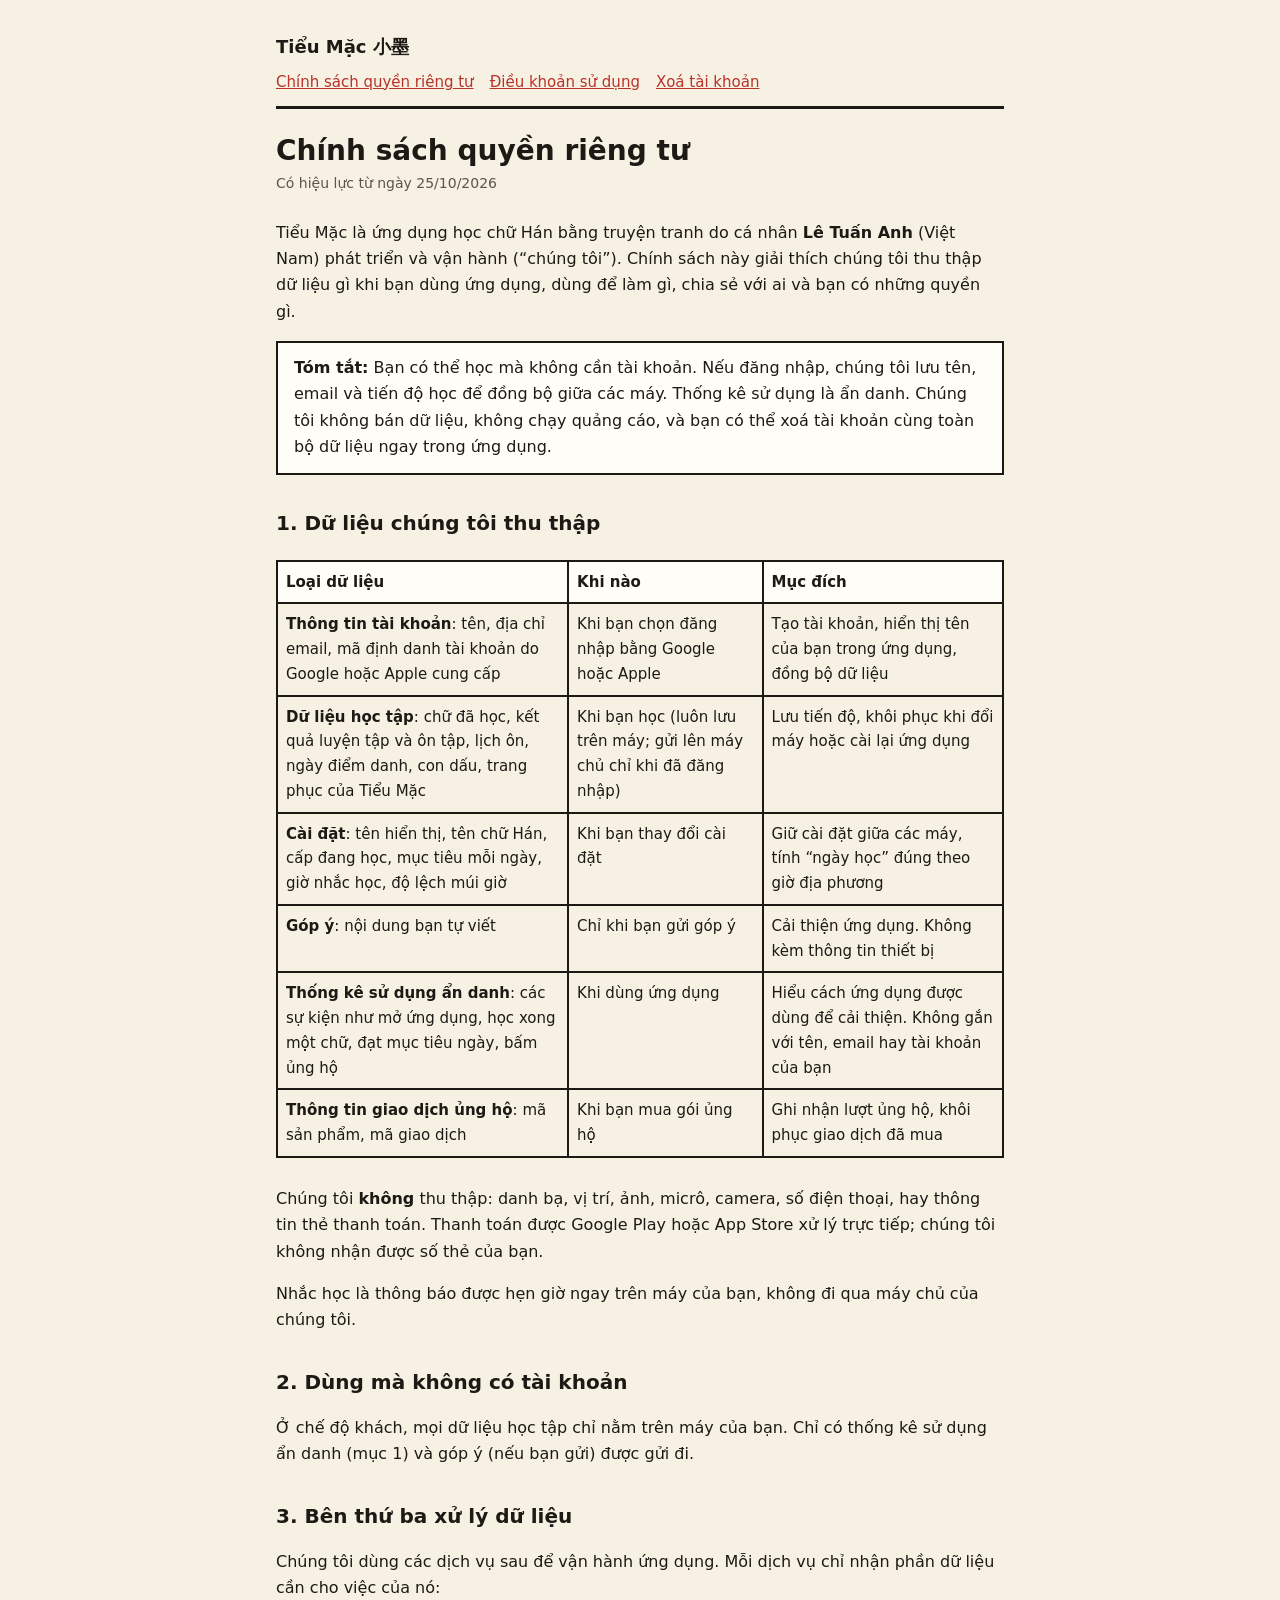
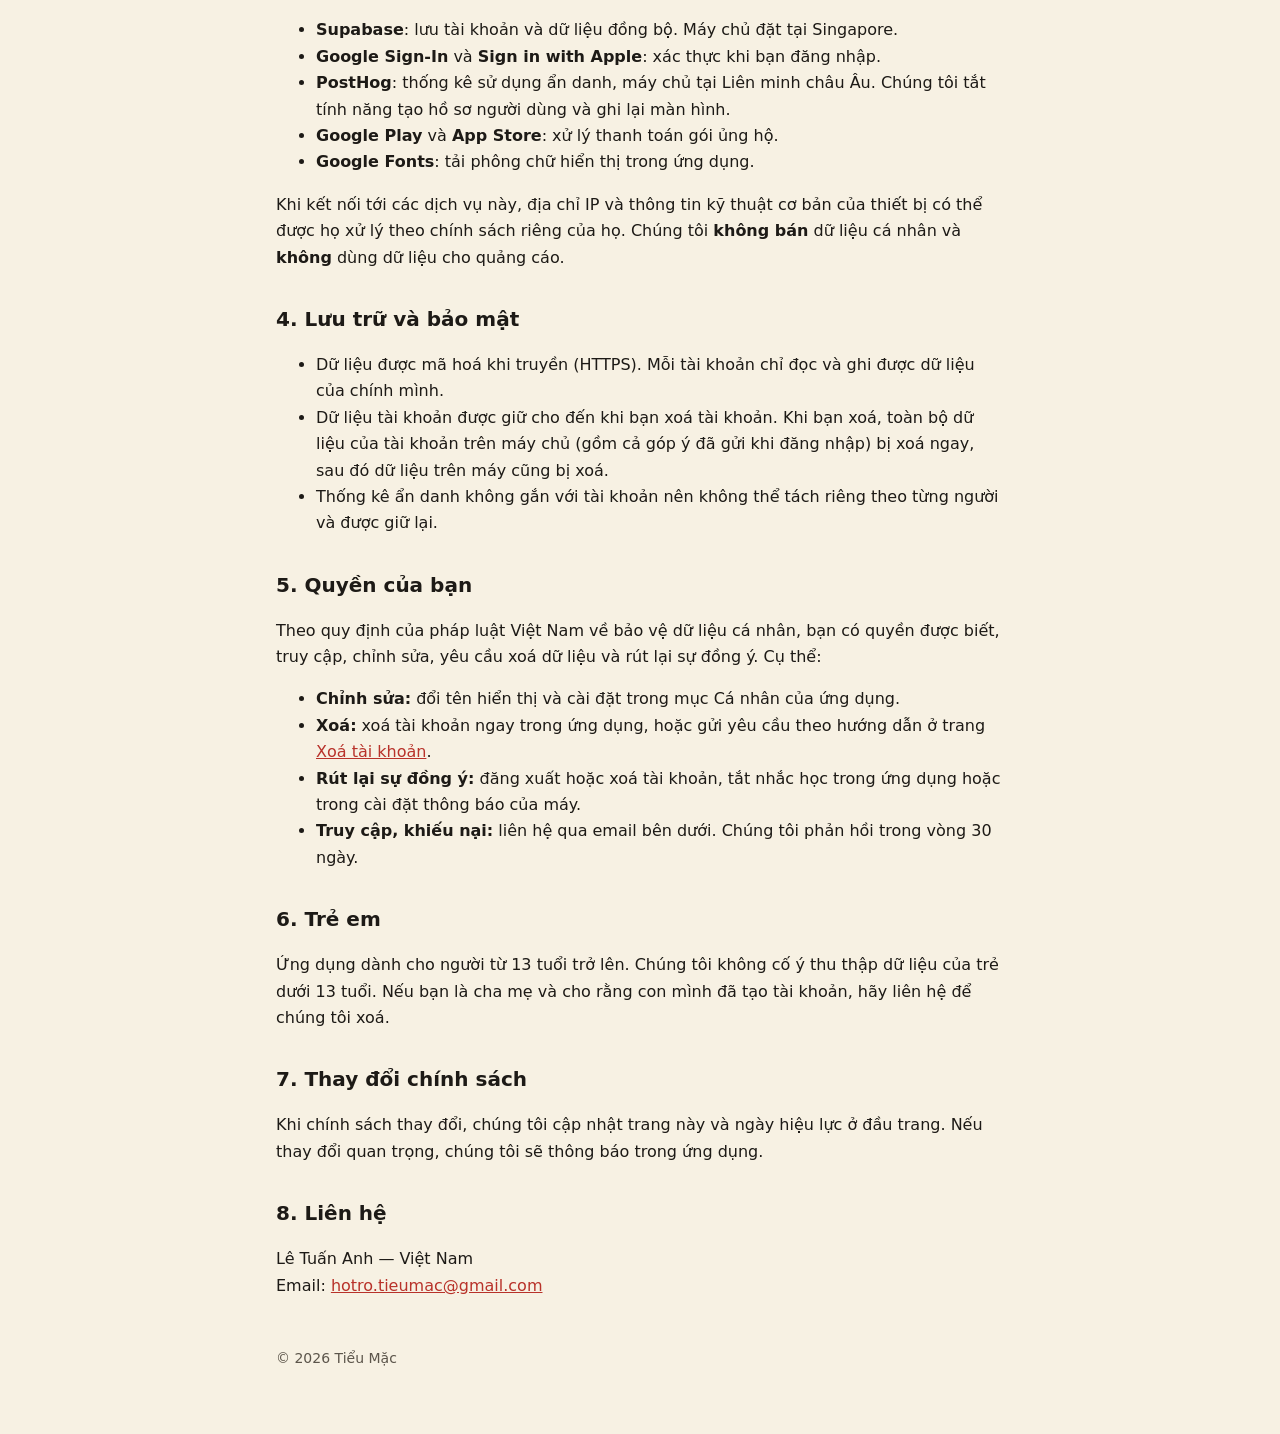
<file: index.html>
<!doctype html>
<html lang="vi">
<head>
<meta charset="utf-8">
<meta name="viewport" content="width=device-width, initial-scale=1">
<title>Chính sách quyền riêng tư — Tiểu Mặc</title>
<meta name="description" content="Chính sách quyền riêng tư của ứng dụng Tiểu Mặc — học chữ Hán bằng truyện tranh.">
<link rel="stylesheet" href="style.css">
</head>
<body>
<main>
<header>
  <a class="brand" href="index.html">Tiểu Mặc 小墨</a>
  <nav>
    <a href="index.html">Chính sách quyền riêng tư</a>
    <a href="dieu-khoan.html">Điều khoản sử dụng</a>
    <a href="xoa-tai-khoan.html">Xoá tài khoản</a>
  </nav>
</header>

<h1>Chính sách quyền riêng tư</h1>
<p class="date">Có hiệu lực từ ngày 25/10/2026</p>

<p>Tiểu Mặc là ứng dụng học chữ Hán bằng truyện tranh do cá nhân <strong>Lê Tuấn Anh</strong> (Việt Nam) phát triển và
vận hành (“chúng tôi”). Chính sách này giải thích chúng tôi thu thập dữ liệu gì khi bạn dùng ứng dụng, dùng để làm gì,
chia sẻ với ai và bạn có những quyền gì.</p>

<div class="box">
  <strong>Tóm tắt:</strong> Bạn có thể học mà không cần tài khoản. Nếu đăng nhập, chúng tôi lưu tên, email và tiến độ
  học để đồng bộ giữa các máy. Thống kê sử dụng là ẩn danh. Chúng tôi không bán dữ liệu, không chạy quảng cáo, và bạn
  có thể xoá tài khoản cùng toàn bộ dữ liệu ngay trong ứng dụng.
</div>

<h2>1. Dữ liệu chúng tôi thu thập</h2>

<div class="table-wrap">
<table>
  <tr><th>Loại dữ liệu</th><th>Khi nào</th><th>Mục đích</th></tr>
  <tr>
    <td><strong>Thông tin tài khoản</strong>: tên, địa chỉ email, mã định danh tài khoản do Google hoặc Apple cung cấp</td>
    <td>Khi bạn chọn đăng nhập bằng Google hoặc Apple</td>
    <td>Tạo tài khoản, hiển thị tên của bạn trong ứng dụng, đồng bộ dữ liệu</td>
  </tr>
  <tr>
    <td><strong>Dữ liệu học tập</strong>: chữ đã học, kết quả luyện tập và ôn tập, lịch ôn, ngày điểm danh, con dấu, trang phục
      của Tiểu Mặc</td>
    <td>Khi bạn học (luôn lưu trên máy; gửi lên máy chủ chỉ khi đã đăng nhập)</td>
    <td>Lưu tiến độ, khôi phục khi đổi máy hoặc cài lại ứng dụng</td>
  </tr>
  <tr>
    <td><strong>Cài đặt</strong>: tên hiển thị, tên chữ Hán, cấp đang học, mục tiêu mỗi ngày, giờ nhắc học, độ lệch múi giờ</td>
    <td>Khi bạn thay đổi cài đặt</td>
    <td>Giữ cài đặt giữa các máy, tính “ngày học” đúng theo giờ địa phương</td>
  </tr>
  <tr>
    <td><strong>Góp ý</strong>: nội dung bạn tự viết</td>
    <td>Chỉ khi bạn gửi góp ý</td>
    <td>Cải thiện ứng dụng. Không kèm thông tin thiết bị</td>
  </tr>
  <tr>
    <td><strong>Thống kê sử dụng ẩn danh</strong>: các sự kiện như mở ứng dụng, học xong một chữ, đạt mục tiêu ngày, bấm ủng hộ</td>
    <td>Khi dùng ứng dụng</td>
    <td>Hiểu cách ứng dụng được dùng để cải thiện. Không gắn với tên, email hay tài khoản của bạn</td>
  </tr>
  <tr>
    <td><strong>Thông tin giao dịch ủng hộ</strong>: mã sản phẩm, mã giao dịch</td>
    <td>Khi bạn mua gói ủng hộ</td>
    <td>Ghi nhận lượt ủng hộ, khôi phục giao dịch đã mua</td>
  </tr>
</table>
</div>

<p>Chúng tôi <strong>không</strong> thu thập: danh bạ, vị trí, ảnh, micrô, camera, số điện thoại, hay thông tin thẻ
thanh toán. Thanh toán được Google Play hoặc App Store xử lý trực tiếp; chúng tôi không nhận được số thẻ của bạn.</p>

<p>Nhắc học là thông báo được hẹn giờ ngay trên máy của bạn, không đi qua máy chủ của chúng tôi.</p>

<h2>2. Dùng mà không có tài khoản</h2>
<p>Ở chế độ khách, mọi dữ liệu học tập chỉ nằm trên máy của bạn. Chỉ có thống kê sử dụng ẩn danh (mục 1) và góp ý
(nếu bạn gửi) được gửi đi.</p>

<h2>3. Bên thứ ba xử lý dữ liệu</h2>
<p>Chúng tôi dùng các dịch vụ sau để vận hành ứng dụng. Mỗi dịch vụ chỉ nhận phần dữ liệu cần cho việc của nó:</p>
<ul>
  <li><strong>Supabase</strong>: lưu tài khoản và dữ liệu đồng bộ. Máy chủ đặt tại Singapore.</li>
  <li><strong>Google Sign-In</strong> và <strong>Sign in with Apple</strong>: xác thực khi bạn đăng nhập.</li>
  <li><strong>PostHog</strong>: thống kê sử dụng ẩn danh, máy chủ tại Liên minh châu Âu. Chúng tôi tắt tính năng tạo
    hồ sơ người dùng và ghi lại màn hình.</li>
  <li><strong>Google Play</strong> và <strong>App Store</strong>: xử lý thanh toán gói ủng hộ.</li>
  <li><strong>Google Fonts</strong>: tải phông chữ hiển thị trong ứng dụng.</li>
</ul>
<p>Khi kết nối tới các dịch vụ này, địa chỉ IP và thông tin kỹ thuật cơ bản của thiết bị có thể được họ xử lý theo
chính sách riêng của họ. Chúng tôi <strong>không bán</strong> dữ liệu cá nhân và <strong>không</strong> dùng dữ liệu
cho quảng cáo.</p>

<h2>4. Lưu trữ và bảo mật</h2>
<ul>
  <li>Dữ liệu được mã hoá khi truyền (HTTPS). Mỗi tài khoản chỉ đọc và ghi được dữ liệu của chính mình.</li>
  <li>Dữ liệu tài khoản được giữ cho đến khi bạn xoá tài khoản. Khi bạn xoá, toàn bộ dữ liệu của tài khoản trên máy chủ
    (gồm cả góp ý đã gửi khi đăng nhập) bị xoá ngay, sau đó dữ liệu trên máy cũng bị xoá.</li>
  <li>Thống kê ẩn danh không gắn với tài khoản nên không thể tách riêng theo từng người và được giữ lại.</li>
</ul>

<h2>5. Quyền của bạn</h2>
<p>Theo quy định của pháp luật Việt Nam về bảo vệ dữ liệu cá nhân, bạn có quyền được biết, truy cập, chỉnh sửa, yêu
cầu xoá dữ liệu và rút lại sự đồng ý. Cụ thể:</p>
<ul>
  <li><strong>Chỉnh sửa:</strong> đổi tên hiển thị và cài đặt trong mục Cá nhân của ứng dụng.</li>
  <li><strong>Xoá:</strong> xoá tài khoản ngay trong ứng dụng, hoặc gửi yêu cầu theo hướng dẫn ở trang
    <a href="xoa-tai-khoan.html">Xoá tài khoản</a>.</li>
  <li><strong>Rút lại sự đồng ý:</strong> đăng xuất hoặc xoá tài khoản, tắt nhắc học trong ứng dụng hoặc trong cài đặt
    thông báo của máy.</li>
  <li><strong>Truy cập, khiếu nại:</strong> liên hệ qua email bên dưới. Chúng tôi phản hồi trong vòng 30 ngày.</li>
</ul>

<h2>6. Trẻ em</h2>
<p>Ứng dụng dành cho người từ 13 tuổi trở lên. Chúng tôi không cố ý thu thập dữ liệu của trẻ dưới 13 tuổi. Nếu bạn là
cha mẹ và cho rằng con mình đã tạo tài khoản, hãy liên hệ để chúng tôi xoá.</p>

<h2>7. Thay đổi chính sách</h2>
<p>Khi chính sách thay đổi, chúng tôi cập nhật trang này và ngày hiệu lực ở đầu trang. Nếu thay đổi quan trọng, chúng
tôi sẽ thông báo trong ứng dụng.</p>

<h2>8. Liên hệ</h2>
<p>Lê Tuấn Anh — Việt Nam<br>
Email: <a href="mailto:hotro.tieumac@gmail.com">hotro.tieumac@gmail.com</a></p>

<footer>© 2026 Tiểu Mặc</footer>
</main>
</body>
</html>
</file>
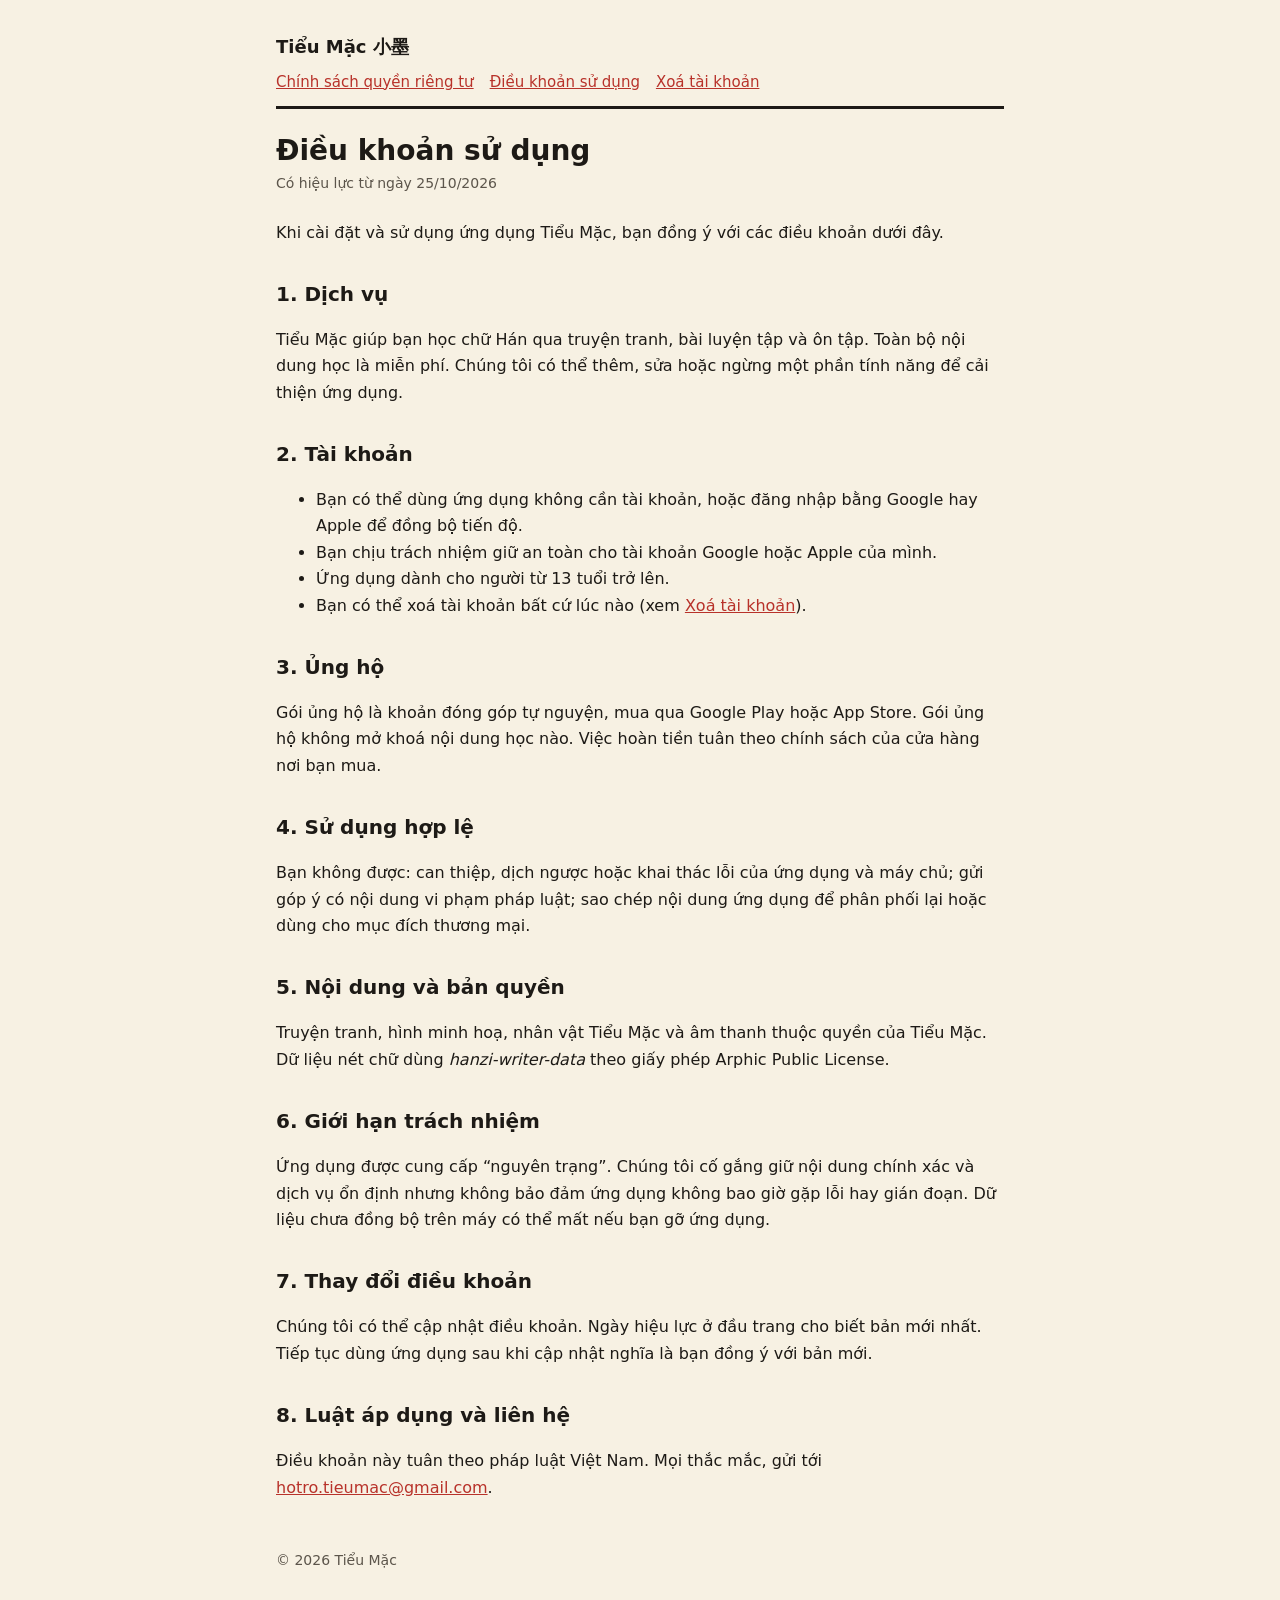
<file: dieu-khoan.html>
<!doctype html>
<html lang="vi">
<head>
<meta charset="utf-8">
<meta name="viewport" content="width=device-width, initial-scale=1">
<title>Điều khoản sử dụng — Tiểu Mặc</title>
<meta name="description" content="Điều khoản sử dụng ứng dụng Tiểu Mặc.">
<link rel="stylesheet" href="style.css">
</head>
<body>
<main>
<header>
  <a class="brand" href="index.html">Tiểu Mặc 小墨</a>
  <nav>
    <a href="index.html">Chính sách quyền riêng tư</a>
    <a href="dieu-khoan.html">Điều khoản sử dụng</a>
    <a href="xoa-tai-khoan.html">Xoá tài khoản</a>
  </nav>
</header>

<h1>Điều khoản sử dụng</h1>
<p class="date">Có hiệu lực từ ngày 25/10/2026</p>

<p>Khi cài đặt và sử dụng ứng dụng Tiểu Mặc, bạn đồng ý với các điều khoản dưới đây.</p>

<h2>1. Dịch vụ</h2>
<p>Tiểu Mặc giúp bạn học chữ Hán qua truyện tranh, bài luyện tập và ôn tập. Toàn bộ nội dung học là miễn phí. Chúng tôi
có thể thêm, sửa hoặc ngừng một phần tính năng để cải thiện ứng dụng.</p>

<h2>2. Tài khoản</h2>
<ul>
  <li>Bạn có thể dùng ứng dụng không cần tài khoản, hoặc đăng nhập bằng Google hay Apple để đồng bộ tiến độ.</li>
  <li>Bạn chịu trách nhiệm giữ an toàn cho tài khoản Google hoặc Apple của mình.</li>
  <li>Ứng dụng dành cho người từ 13 tuổi trở lên.</li>
  <li>Bạn có thể xoá tài khoản bất cứ lúc nào (xem <a href="xoa-tai-khoan.html">Xoá tài khoản</a>).</li>
</ul>

<h2>3. Ủng hộ</h2>
<p>Gói ủng hộ là khoản đóng góp tự nguyện, mua qua Google Play hoặc App Store. Gói ủng hộ không mở khoá nội dung học
nào. Việc hoàn tiền tuân theo chính sách của cửa hàng nơi bạn mua.</p>

<h2>4. Sử dụng hợp lệ</h2>
<p>Bạn không được: can thiệp, dịch ngược hoặc khai thác lỗi của ứng dụng và máy chủ; gửi góp ý có nội dung vi phạm pháp
luật; sao chép nội dung ứng dụng để phân phối lại hoặc dùng cho mục đích thương mại.</p>

<h2>5. Nội dung và bản quyền</h2>
<p>Truyện tranh, hình minh hoạ, nhân vật Tiểu Mặc và âm thanh thuộc quyền của Tiểu Mặc. Dữ liệu nét chữ dùng
<em>hanzi-writer-data</em> theo giấy phép Arphic Public License.</p>

<h2>6. Giới hạn trách nhiệm</h2>
<p>Ứng dụng được cung cấp “nguyên trạng”. Chúng tôi cố gắng giữ nội dung chính xác và dịch vụ ổn định nhưng không bảo
đảm ứng dụng không bao giờ gặp lỗi hay gián đoạn. Dữ liệu chưa đồng bộ trên máy có thể mất nếu bạn gỡ ứng dụng.</p>

<h2>7. Thay đổi điều khoản</h2>
<p>Chúng tôi có thể cập nhật điều khoản. Ngày hiệu lực ở đầu trang cho biết bản mới nhất. Tiếp tục dùng ứng dụng sau
khi cập nhật nghĩa là bạn đồng ý với bản mới.</p>

<h2>8. Luật áp dụng và liên hệ</h2>
<p>Điều khoản này tuân theo pháp luật Việt Nam. Mọi thắc mắc, gửi tới
<a href="mailto:hotro.tieumac@gmail.com">hotro.tieumac@gmail.com</a>.</p>

<footer>© 2026 Tiểu Mặc</footer>
</main>
</body>
</html>
</file>
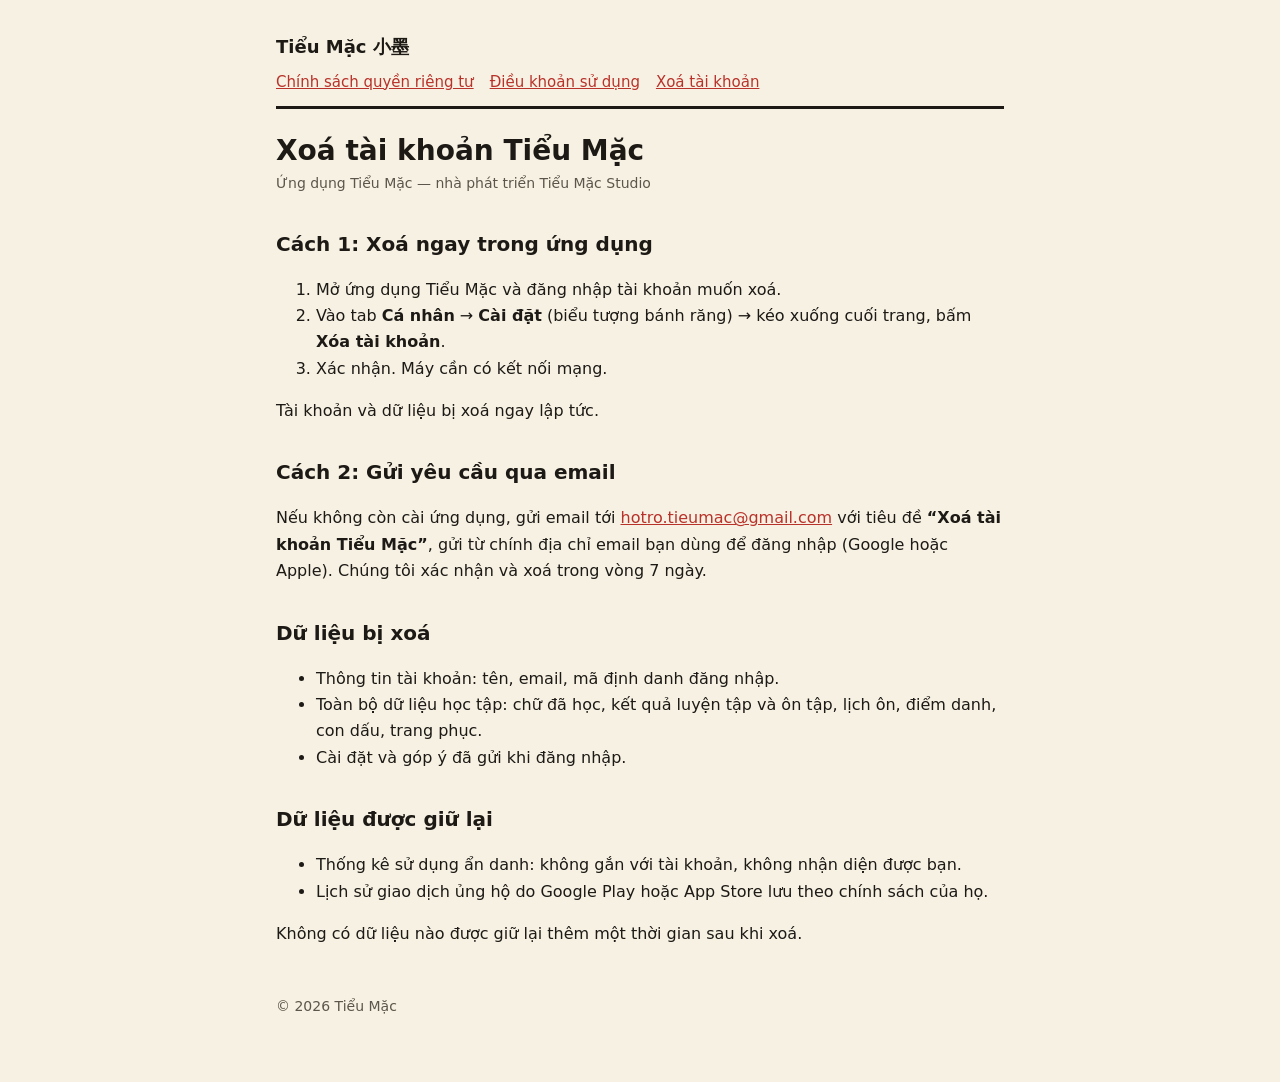
<file: xoa-tai-khoan.html>
<!doctype html>
<html lang="vi">
<head>
<meta charset="utf-8">
<meta name="viewport" content="width=device-width, initial-scale=1">
<title>Xoá tài khoản — Tiểu Mặc</title>
<meta name="description" content="Cách xoá tài khoản Tiểu Mặc và dữ liệu đi kèm.">
<link rel="stylesheet" href="style.css">
</head>
<body>
<main>
<header>
  <a class="brand" href="index.html">Tiểu Mặc 小墨</a>
  <nav>
    <a href="index.html">Chính sách quyền riêng tư</a>
    <a href="dieu-khoan.html">Điều khoản sử dụng</a>
    <a href="xoa-tai-khoan.html">Xoá tài khoản</a>
  </nav>
</header>

<h1>Xoá tài khoản Tiểu Mặc</h1>
<p class="date">Ứng dụng Tiểu Mặc — nhà phát triển Tiểu Mặc Studio</p>

<h2>Cách 1: Xoá ngay trong ứng dụng</h2>
<ol>
  <li>Mở ứng dụng Tiểu Mặc và đăng nhập tài khoản muốn xoá.</li>
  <li>Vào tab <strong>Cá nhân</strong> → <strong>Cài đặt</strong> (biểu tượng bánh răng) → kéo xuống cuối trang, bấm
    <strong>Xóa tài khoản</strong>.</li>
  <li>Xác nhận. Máy cần có kết nối mạng.</li>
</ol>
<p>Tài khoản và dữ liệu bị xoá ngay lập tức.</p>

<h2>Cách 2: Gửi yêu cầu qua email</h2>
<p>Nếu không còn cài ứng dụng, gửi email tới <a href="mailto:hotro.tieumac@gmail.com?subject=Xo%C3%A1%20t%C3%A0i%20kho%E1%BA%A3n%20Ti%E1%BB%83u%20M%E1%BA%B7c">hotro.tieumac@gmail.com</a>
với tiêu đề <strong>“Xoá tài khoản Tiểu Mặc”</strong>, gửi từ chính địa chỉ email bạn dùng để đăng nhập (Google hoặc
Apple). Chúng tôi xác nhận và xoá trong vòng 7 ngày.</p>

<h2>Dữ liệu bị xoá</h2>
<ul>
  <li>Thông tin tài khoản: tên, email, mã định danh đăng nhập.</li>
  <li>Toàn bộ dữ liệu học tập: chữ đã học, kết quả luyện tập và ôn tập, lịch ôn, điểm danh, con dấu, trang phục.</li>
  <li>Cài đặt và góp ý đã gửi khi đăng nhập.</li>
</ul>

<h2>Dữ liệu được giữ lại</h2>
<ul>
  <li>Thống kê sử dụng ẩn danh: không gắn với tài khoản, không nhận diện được bạn.</li>
  <li>Lịch sử giao dịch ủng hộ do Google Play hoặc App Store lưu theo chính sách của họ.</li>
</ul>
<p>Không có dữ liệu nào được giữ lại thêm một thời gian sau khi xoá.</p>

<footer>© 2026 Tiểu Mặc</footer>
</main>
</body>
</html>
</file>
<file: style.css>
:root {
  --paper: #f7f1e3;
  --ink: #1d1a16;
  --muted: #5c554b;
  --accent: #b8322a;
  --card: #fffdf7;
}
@media (prefers-color-scheme: dark) {
  :root {
    --paper: #17150f;
    --ink: #f1ebdc;
    --muted: #b3aa99;
    --accent: #e0645a;
    --card: #211e17;
  }
}
* { box-sizing: border-box; }
body {
  margin: 0;
  background: var(--paper);
  color: var(--ink);
  font: 16px/1.65 "Be Vietnam Pro", system-ui, -apple-system, "Segoe UI", Roboto, sans-serif;
}
main {
  max-width: 760px;
  margin: 0 auto;
  padding: 32px 16px 64px;
}
header { border-bottom: 3px solid var(--ink); margin-bottom: 24px; padding-bottom: 12px; }
header .brand { font-weight: 700; font-size: 18px; color: var(--ink); text-decoration: none; }
nav { display: flex; flex-wrap: wrap; gap: 4px 16px; margin-top: 8px; font-size: 15px; }
a { color: var(--accent); }
h1 { font-size: 28px; line-height: 1.25; margin: 0 0 4px; }
h2 { font-size: 20px; margin: 32px 0 8px; }
.date { color: var(--muted); font-size: 14px; margin: 0 0 24px; }
.box { background: var(--card); border: 2px solid var(--ink); padding: 12px 16px; margin: 16px 0; }
table { width: 100%; border-collapse: collapse; margin: 12px 0; font-size: 15px; }
th, td { border: 2px solid var(--ink); padding: 8px; text-align: left; vertical-align: top; }
th { background: var(--card); }
.table-wrap { overflow-x: auto; }
footer { margin-top: 48px; color: var(--muted); font-size: 14px; }
</file>
